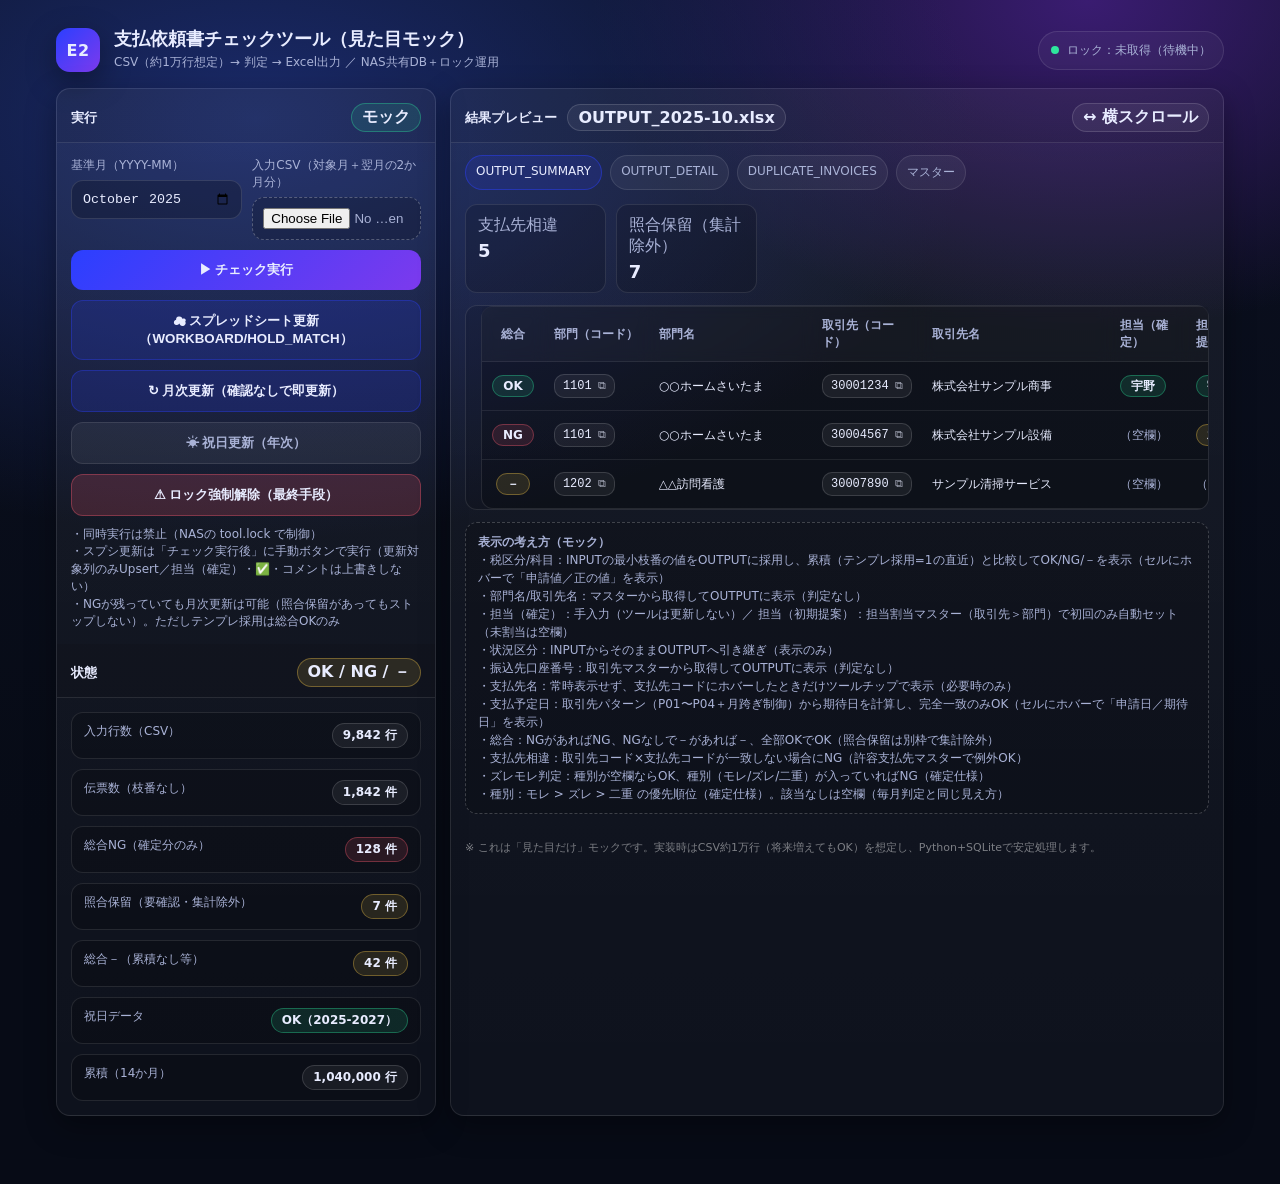
<file: ui_mock/ui_mockindex.html>
<!DOCTYPE html>
<!-- saved from url=(0213)file:///C:/Users/012835-uno/Downloads/%E6%94%AF%E6%89%95%E4%BE%9D%E9%A0%BC%E6%9B%B8%E3%83%81%E3%82%A7%E3%83%83%E3%82%AF%E3%83%84%E3%83%BC%E3%83%AB_ui%E3%83%A2%E3%83%83%E3%82%AF%EF%BC%88html_css%EF%BC%89%20(5).html -->
<html lang="ja"><head><meta http-equiv="Content-Type" content="text/html; charset=UTF-8">
  
  <meta name="viewport" content="width=device-width, initial-scale=1">
  <title>支払依頼書チェックツール（UIモック）</title>
  <style>
    :root{
      --bg:#0b1020;
      --panel:#111a33;
      --panel2:#0f1730;
      --text:#e8ecff;
      --muted:#a9b2d6;
      --line:rgba(255,255,255,.10);
      --ok:#2ee59d;
      --ng:#ff5c70;
      --dash:#f7c948;
      --btn:#2b3fff;
      --btn2:#1b2a6a;
      --shadow:0 10px 30px rgba(0,0,0,.35);
      --radius:14px;
    }

    *{box-sizing:border-box}
    body{
      margin:0;
      font-family: ui-sans-serif, system-ui, -apple-system, "Segoe UI", Roboto, "Helvetica Neue", Arial, "Noto Sans JP", "Hiragino Kaku Gothic ProN", "Yu Gothic", "Meiryo", sans-serif;
      color:var(--text);
      background: radial-gradient(1200px 700px at 20% 10%, #1a2a6a 0%, rgba(26,42,106,0) 60%),
                  radial-gradient(900px 600px at 85% 0%, #3a1c71 0%, rgba(58,28,113,0) 55%),
                  linear-gradient(180deg, var(--bg), #070b16 70%);
      min-height:100vh;
    }

    .app{
      max-width: 1200px;
      margin: 28px auto;
      padding: 0 16px 40px;
    }

    header{
      display:flex;
      align-items:center;
      justify-content:space-between;
      gap:16px;
      margin-bottom:16px;
    }

    .title{
      display:flex;
      align-items:flex-start;
      gap:14px;
    }

    .logo{
      width:44px;
      height:44px;
      border-radius:14px;
      background: linear-gradient(135deg, #2b3fff, #7c3aed);
      box-shadow: var(--shadow);
      display:grid;
      place-items:center;
      font-weight:800;
      letter-spacing:.5px;
    }

    h1{
      font-size: 18px;
      margin: 0;
      line-height:1.2;
    }

    .subtitle{
      margin-top:4px;
      font-size: 12px;
      color: var(--muted);
    }

    .pill{
      display:inline-flex;
      align-items:center;
      gap:8px;
      border:1px solid var(--line);
      background: rgba(255,255,255,.04);
      padding:10px 12px;
      border-radius:999px;
      color: var(--muted);
      font-size:12px;
      white-space:nowrap;
    }

    .dot{width:8px;height:8px;border-radius:99px;background:var(--ok)}

    .grid{
      display:grid;
      grid-template-columns: 380px 1fr;
      gap:14px;
    }

    @media (max-width: 980px){
      .grid{grid-template-columns: 1fr}
    }

    .card{
      background: linear-gradient(180deg, rgba(255,255,255,.06), rgba(255,255,255,.03));
      border:1px solid var(--line);
      border-radius: var(--radius);
      box-shadow: var(--shadow);
      overflow:hidden;
    }

    .card .hd{
      padding:14px 14px 10px;
      border-bottom:1px solid var(--line);
      display:flex;
      justify-content:space-between;
      align-items:center;
      gap:10px;
      background: rgba(0,0,0,.08);
    }

    .card .hd h2{
      font-size: 13px;
      margin:0;
      letter-spacing:.2px;
      color: var(--text);
    }

    .card .bd{
      padding: 14px;
    }

    .row{display:flex; gap:10px; flex-wrap:wrap}

    label{
      display:block;
      font-size:12px;
      color: var(--muted);
      margin-bottom:6px;
    }

    input[type="text"], input[type="month"], select{
      width:100%;
      padding:10px 10px;
      border-radius:12px;
      border:1px solid rgba(255,255,255,.12);
      background: rgba(0,0,0,.22);
      color: var(--text);
      outline: none;
    }

    input[type="file"]{
      width:100%;
      padding:10px 10px;
      border-radius:12px;
      border:1px dashed rgba(255,255,255,.25);
      background: rgba(0,0,0,.18);
      color: var(--muted);
    }

    .btns{display:grid; gap:10px}

    button{
      appearance:none;
      border:0;
      border-radius: 12px;
      padding: 11px 12px;
      font-weight: 650;
      color: var(--text);
      cursor:pointer;
      transition: transform .08s ease, filter .15s ease;
      display:flex;
      align-items:center;
      justify-content:center;
      gap:10px;
    }

    button:active{transform: translateY(1px)}

    .primary{background: linear-gradient(135deg, #2b3fff, #7c3aed)}
    .secondary{background: rgba(43,63,255,.18); border:1px solid rgba(43,63,255,.35)}
    .ghost{background: rgba(255,255,255,.06); border:1px solid rgba(255,255,255,.10); color:var(--muted)}
    .danger{background: rgba(255,92,112,.18); border:1px solid rgba(255,92,112,.35)}

    .hint{
      color: var(--muted);
      font-size: 12px;
      line-height:1.45;
      margin-top: 10px;
    }

    .status{
      display:grid;
      gap:10px;
    }

    .statusItem{
      display:flex;
      justify-content:space-between;
      gap:12px;
      padding:10px 12px;
      border-radius: 12px;
      border: 1px solid var(--line);
      background: rgba(0,0,0,.18);
      font-size: 12px;
      color: var(--muted);
    }

    .badge{
      font-weight:700;
      padding:3px 10px;
      border-radius:999px;
      border:1px solid rgba(255,255,255,.14);
      background: rgba(255,255,255,.06);
      color: var(--text);
      white-space:nowrap;
    }

    .badge.ok{border-color: rgba(46,229,157,.35); background: rgba(46,229,157,.12);}
    .badge.ng{border-color: rgba(255,92,112,.35); background: rgba(255,92,112,.12);}
    .badge.dash{border-color: rgba(247,201,72,.35); background: rgba(247,201,72,.12);}

    .tabs{
      display:flex;
      gap:8px;
      flex-wrap:wrap;
      padding: 12px 14px 0;
    }

    .tab{
      padding:8px 10px;
      border-radius: 999px;
      border:1px solid var(--line);
      background: rgba(255,255,255,.05);
      font-size: 12px;
      color: var(--muted);
    }

    .tab.active{
      color: var(--text);
      border-color: rgba(43,63,255,.45);
      background: rgba(43,63,255,.16);
    }

    .tableWrap{
      overflow-x: auto;
      overflow-y: auto;
      max-height: 520px;
      scrollbar-gutter: stable both-edges;
      border-radius: 12px;
      border:1px solid var(--line);
      background: rgba(0,0,0,.12);
      position: relative;
    }

    /* 横スクロールの存在を示す（右端に薄いフェード） */
    .tableWrap::after{
      content:"";
      position: sticky;
      right: 0;
      top: 0;
      display:block;
      width: 28px;
      height: 100%;
      pointer-events:none;
      background: linear-gradient(90deg, rgba(0,0,0,0), rgba(0,0,0,.35));
      float:right;
    }

    /* 右端列を固定して“見失い防止” */
    th.sticky-r, td.sticky-r{
      position: sticky;
      right: 0;
      z-index: 3;
      background: rgba(12,16,32,.92);
      backdrop-filter: blur(6px);
      border-left: 1px solid rgba(255,255,255,.10);
    }

    /* 種別の左（=ズレモレ判定） */
    th.sticky-r2, td.sticky-r2{
      position: sticky;
      right: 84px; /* 種別(約80px)+余白 */
      z-index: 4;
      background: rgba(12,16,32,.92);
      backdrop-filter: blur(6px);
      border-left: 1px solid rgba(255,255,255,.10);
    }

    /* さらに左（=総合） */
    th.sticky-r3, td.sticky-r3{
      position: sticky;
      right: 168px; /* 種別+ズレモレ判定 */
      z-index: 5;
      background: rgba(12,16,32,.92);
      backdrop-filter: blur(6px);
      border-left: 1px solid rgba(255,255,255,.10);
    }

    /* ヘッダー固定列はさらに前面 */
    th.sticky-r, th.sticky-r2, th.sticky-r3{ z-index: 7; }

    table{
      width:100%;
      min-width: 1720px;
      border-collapse: separate;
      border-spacing: 0;
      overflow:hidden;
      border:1px solid var(--line);
      border-radius: 12px;
      background: rgba(0,0,0,.18);
      font-size:12px;
    }

    th, td{
      padding:10px 10px;
      border-bottom:1px solid rgba(255,255,255,.08);
      vertical-align: middle;
    }

    th{
      text-align:left;
      color: var(--muted);
      background: rgba(255,255,255,.03);
      font-weight: 650;
      position: sticky;
      top:0;
      backdrop-filter: blur(6px);
    }

    tr:last-child td{border-bottom:0}

    .right{ text-align:right }
    .center{ text-align:center }
    .muted{ color: var(--muted) }

    .kpi{
      display:grid;
      grid-template-columns: repeat(5, 1fr);
      gap: 10px;
      margin-bottom: 12px;
    }
    @media (max-width: 980px){
      .kpi{grid-template-columns: repeat(2, 1fr)}
    }

    .kpiItem{
      border:1px solid var(--line);
      background: rgba(0,0,0,.16);
      border-radius: 12px;
      padding: 10px 12px;
    }
    .kpiItem .v{font-size:18px; font-weight:800; margin-top:4px}

    .split{
      display:grid;
      grid-template-columns: 1fr;
      gap: 12px;
    }

    .callout{
      border:1px dashed rgba(255,255,255,.20);
      background: rgba(0,0,0,.15);
      border-radius: 12px;
      padding: 10px 12px;
      color: var(--muted);
      font-size: 12px;
      line-height:1.5;
    }

    .tooltip{
      position:relative;
      display:inline-flex;
      align-items:center;
      gap:6px;
      cursor:help;
    }

    .tooltip::after{
      content: attr(data-tip);
      position:absolute;
      left: 0;
      bottom: calc(100% + 10px);
      min-width: 220px;
      max-width: 340px;
      padding: 10px 12px;
      border-radius: 12px;
      border: 1px solid rgba(255,255,255,.16);
      background: rgba(9,12,24,.96);
      color: var(--text);
      box-shadow: var(--shadow);
      opacity: 0;
      transform: translateY(4px);
      pointer-events:none;
      transition: opacity .12s ease, transform .12s ease;
      z-index: 10;
      white-space: normal;
      line-height: 1.45;
      font-size: 12px;
    }

    .tooltip::before{
      content: "";
      position:absolute;
      left: 14px;
      bottom: calc(100% + 2px);
      width: 10px;
      height: 10px;
      background: rgba(9,12,24,.96);
      border-left: 1px solid rgba(255,255,255,.16);
      border-top: 1px solid rgba(255,255,255,.16);
      transform: rotate(45deg);
      opacity: 0;
      transition: opacity .12s ease;
      z-index: 9;
    }

    .tooltip:hover::after,
    .tooltip:hover::before{
      opacity: 1;
      transform: translateY(0);
    }

    td.payee-alert{
      border-left: 3px solid rgba(255,92,112,.75);
      background: rgba(255,92,112,.08);
    }

    .ellipsis{
      display:inline-block;
      max-width: 100%;
      overflow:hidden;
      text-overflow: ellipsis;
      white-space: nowrap;
      vertical-align: bottom;
    }

    .ellipsis.dept{ max-width: 200px; }
    .ellipsis.vendor{ max-width: 240px; }
    .ellipsis.invoice{ max-width: 105px; }

    .copyable{
      display:inline-flex;
      align-items:center;
      gap:6px;
      font-family: ui-monospace, SFMono-Regular, Menlo, Monaco, Consolas, "Liberation Mono", "Courier New", monospace;
      font-size: 12px;
      padding: 4px 8px;
      border-radius: 10px;
      border: 1px solid rgba(255,255,255,.14);
      background: rgba(255,255,255,.06);
      color: var(--text);
      cursor: pointer;
      user-select: all;
      white-space: nowrap;
    }

    .copyable:hover{ border-color: rgba(43,63,255,.45); background: rgba(43,63,255,.14); }

    .copyIcon{ opacity:.7; font-size: 11px; }

    .toast{
      position: fixed;
      left: 50%;
      bottom: 18px;
      transform: translateX(-50%);
      padding: 10px 12px;
      border-radius: 999px;
      border: 1px solid rgba(255,255,255,.16);
      background: rgba(9,12,24,.92);
      color: var(--text);
      box-shadow: var(--shadow);
      font-size: 12px;
      opacity: 0;
      pointer-events: none;
      transition: opacity .18s ease, transform .18s ease;
      z-index: 50;
    }
    .toast.show{ opacity: 1; transform: translateX(-50%) translateY(-4px); }

    .footer{
      margin-top: 14px;
      color: rgba(255,255,255,.45);
      font-size: 11px;
    }
  </style>
</head>
<body>
  <div class="app">
    <header>
      <div class="title">
        <div class="logo">E2</div>
        <div>
          <h1>支払依頼書チェックツール（見た目モック）</h1>
          <div class="subtitle">CSV（約1万行想定）→ 判定 → Excel出力 ／ NAS共有DB＋ロック運用</div>
        </div>
      </div>
      <div class="pill"><span class="dot"></span> ロック：未取得（待機中）</div>
    </header>

    <div class="grid">
      <!-- Left panel -->
      <section class="card">
        <div class="hd">
          <h2>実行</h2>
          <span class="badge ok">モック</span>
        </div>
        <div class="bd">
          <div class="row" style="margin-bottom:10px">
            <div style="flex:1">
              <label>基準月（YYYY-MM）</label>
              <input type="month" value="2025-10">
            </div>
            <div style="flex:1">
              <label>入力CSV（対象月＋翌月の2か月分）</label>
              <input type="file">
            </div>
          </div>

          <div class="btns">
            <button class="primary">▶ チェック実行</button>
            <button class="secondary">☁ スプレッドシート更新（WORKBOARD/HOLD_MATCH）</button>
            <button class="secondary">↻ 月次更新（確認なしで即更新）</button>
            <button class="ghost">☀ 祝日更新（年次）</button>
            <button class="danger">⚠ ロック強制解除（最終手段）</button>
          </div>

          <div class="hint">
            ・同時実行は禁止（NASの <span class="muted">tool.lock</span> で制御）<br>
            ・スプシ更新は「チェック実行後」に手動ボタンで実行（更新対象列のみUpsert／担当（確定）・✅・コメントは上書きしない）<br>
            ・NGが残っていても月次更新は可能（照合保留があってもストップしない）。ただしテンプレ採用は総合OKのみ
          </div>
        </div>

        <div class="hd">
          <h2>状態</h2>
          <span class="badge dash">OK / NG / －</span>
        </div>
        <div class="bd status">
          <div class="statusItem">
            <span>入力行数（CSV）</span>
            <span class="badge">9,842 行</span>
          </div>
          <div class="statusItem">
            <span>伝票数（枝番なし）</span>
            <span class="badge">1,842 件</span>
          </div>
          <div class="statusItem">
            <span>総合NG（確定分のみ）</span>
            <span class="badge ng">128 件</span>
          </div>
          <div class="statusItem">
            <span>照合保留（要確認・集計除外）</span>
            <span class="badge dash">7 件</span>
          </div>
          <div class="statusItem">
            <span>総合－（累積なし等）</span>
            <span class="badge dash">42 件</span>
          </div>
          <div class="statusItem">
            <span>祝日データ</span>
            <span class="badge ok">OK（2025-2027）</span>
          </div>
          <div class="statusItem">
            <span>累積（14か月）</span>
            <span class="badge">1,040,000 行</span>
          </div>
        </div>
      </section>

      <!-- Right panel -->
      <section class="card">
        <div class="hd">
          <h2>結果プレビュー</h2>
          <span class="badge">OUTPUT_2025-10.xlsx</span>
          <span class="badge" style="margin-left:auto; background: rgba(255,255,255,.06);">↔ 横スクロール</span>
        </div>

        <div class="tabs">
          <div class="tab active">OUTPUT_SUMMARY</div>
          <div class="tab">OUTPUT_DETAIL</div>
          <div class="tab">DUPLICATE_INVOICES</div>
          <div class="tab">マスター</div>
        </div>

        <div class="bd">
          <div class="kpi"><div class="kpiItem">
              <div class="muted">支払先相違</div>
              <div class="v">5</div>
            </div>
            <div class="kpiItem">
              <div class="muted">照合保留（集計除外）</div>
              <div class="v">7</div>
            </div>
          </div>

          <div class="split">
            <div class="tableWrap">
            <table>
              <thead>
                <tr>
                  <th class="center" style="width:60px">総合</th>
                  <th style="width:140px">部門（コード）</th>
                  <th style="width:220px">部門名</th>
                  <th style="width:110px">取引先（コード）</th>
                  <th style="width:260px">取引先名</th>
                  <th style="width:90px">担当（確定）</th>
                  <th style="width:110px">担当（初期提案）</th>
                  <th style="width:110px">伝票番号</th>
                  <th style="width:90px">取引日付</th>
                  <th style="width:90px">支払先</th>
                  <th style="width:86px">支払先相違</th>
                  <th style="width:150px">振込先口座番号</th>
                  <th style="width:90px">状況区分</th>
                  <th class="right" style="width:120px">支払金額</th>
                  <th style="width:70px">予定日</th>
                  <th style="width:70px">税</th>
                  <th style="width:70px">科目</th>
                  <th class="sticky-r2" style="width:84px">ズレモレ判定</th>
                  <th class="sticky-r" style="width:80px">種別</th>
                </tr>
              </thead>
              <tbody>
                <tr>
                  <td class="center"><span class="badge ok">OK</span></td>
                  <td><span class="copyable" data-copy="1101" title="クリックでコピー">1101 <span class="copyIcon">⧉</span></span></td>
                  <td><span class="ellipsis dept tooltip" data-tip="部門名：○○ホームさいたま">○○ホームさいたま</span></td>
                  <td><span class="copyable" data-copy="30001234" title="クリックでコピー">30001234 <span class="copyIcon">⧉</span></span></td>
                  <td><span class="ellipsis vendor tooltip" data-tip="取引先名：株式会社サンプル商事">株式会社サンプル商事</span></td>
                  <td><span class="badge ok">宇野</span></td>
                  <td><span class="badge ok">宇野</span></td>
                  <td><span class="ellipsis invoice tooltip" data-tip="伝票番号：PI2511001811">PI2511001811</span></td>
                  <td>2025-10-15</td>
                  <td><span class="copyable" data-copy="30001234" title="クリックでコピー">30001234 <span class="copyIcon">⧉</span></span></td>
                  <td><span class="badge ok">OK</span></td>
                  <td>1 0000003 / 1</td>
                  <td>通常</td>
                  <td class="right">¥ 52,000</td>
                  <td><span class="tooltip" data-tip="支払予定日（申請）：2025-11-28
支払予定日（期待）：2025-11-28（完全一致→OK）"><span class="badge ok">OK</span></span></td>
                  <td><span class="tooltip" data-tip="税区分（申請）：課税10%
税区分（正）：課税10%（一致→OK）"><span class="badge ok">OK</span></span></td>
                  <td><span class="tooltip" data-tip="科目（申請）：消耗品費
科目（正）：消耗品費（一致→OK）"><span class="badge ok">OK</span></span></td>
                  <td class="sticky-r2"><span class="badge ok">OK</span></td>
                  <td class="sticky-r muted"></td>
                </tr>
                <tr>
                  <td class="center"><span class="badge ng">NG</span></td>
                  <td><span class="copyable" data-copy="1101" title="クリックでコピー">1101 <span class="copyIcon">⧉</span></span></td>
                  <td><span class="ellipsis dept tooltip" data-tip="部門名：○○ホームさいたま">○○ホームさいたま</span></td>
                  <td><span class="copyable" data-copy="30004567" title="クリックでコピー">30004567 <span class="copyIcon">⧉</span></span></td>
                  <td><span class="ellipsis vendor tooltip" data-tip="取引先名：株式会社サンプル設備">株式会社サンプル設備</span></td>
                  <td class="muted">（空欄）</td>
                  <td><span class="badge dash">木島</span></td>
                  <td><span class="ellipsis invoice tooltip" data-tip="伝票番号：PI2511002190">PI2511002190</span></td>
                  <td>2025-10-31</td>
                  <td><span class="copyable tooltip" data-copy="30004567" data-tip="支払先名：株式会社サンプル設備（必要時のみ表示）" title="クリックでコピー">30004567 <span class="copyIcon">⧉</span></span></td>
                  <td><span class="badge ok">OK</span></td>
                  <td>1 0000003 / 1</td>
                  <td>通常</td>
                  <td class="right">¥ 210,000</td>
                  <td><span class="tooltip" data-tip="支払予定日（申請）：2025-12-02
支払予定日（期待）：2025-11-28（完全一致のみOK）"><span class="badge ng">NG</span></span></td>
                  <td><span class="tooltip" data-tip="税区分（申請）：課税10%
税区分（正）：課税10%（一致→OK）"><span class="badge ok">OK</span></span></td>
                  <td><span class="tooltip" data-tip="科目（申請）：修繕費
科目（正）：水道光熱費（不一致→NG）"><span class="badge ng">NG</span></span></td>
                  <td class="sticky-r2"><span class="badge ng">NG</span></td>
                  <td class="sticky-r">ズレ</td>
                </tr>
                <tr>
                  <td class="center"><span class="badge dash">－</span></td>
                  <td><span class="copyable" data-copy="1202" title="クリックでコピー">1202 <span class="copyIcon">⧉</span></span></td>
                  <td><span class="ellipsis dept tooltip" data-tip="部門名：△△訪問看護">△△訪問看護</span></td>
                  <td><span class="copyable" data-copy="30007890" title="クリックでコピー">30007890 <span class="copyIcon">⧉</span></span></td>
                  <td><span class="ellipsis vendor tooltip" data-tip="取引先名：サンプル清掃サービス">サンプル清掃サービス</span></td>
                  <td class="muted">（空欄）</td>
                  <td class="muted">（空欄）</td>
                  <td><span class="ellipsis invoice tooltip" data-tip="伝票番号：PI2511003055">PI2511003055</span></td>
                  <td>2025-10-05</td>
                  <td class="payee-alert"><span class="copyable tooltip" data-copy="30001234" data-tip="支払先名：株式会社サンプル商事（許容支払先の確認用）" title="クリックでコピー">30001234 <span class="copyIcon">⧉</span></span></td>
                  <td><span class="badge ng">NG</span></td>
                  <td>1 0000003 / 1</td>
                  <td>至急</td>
                  <td class="right">¥ 18,500</td>
                  <td><span class="tooltip" data-tip="支払予定日（申請）：2025-11-27
支払予定日（期待）：2025-11-27（休日・月跨ぎ設定反映）"><span class="badge ok">OK</span></span></td>
                  <td><span class="tooltip" data-tip="税区分（申請）：（空欄）
税区分（正）：（累積なし→－）"><span class="badge dash">－</span></span></td>
                  <td><span class="tooltip" data-tip="科目（申請）：（空欄）
科目（正）：（累積なし→－）"><span class="badge dash">－</span></span></td>
                  <td class="sticky-r2"><span class="badge ok">OK</span></td>
                  <td class="sticky-r muted"></td>
                </tr>
              </tbody>
            </table>
            </div>

            <div class="callout">
              <b>表示の考え方（モック）</b><br>
              ・税区分/科目：INPUTの最小枝番の値をOUTPUTに採用し、累積（テンプレ採用=1の直近）と比較してOK/NG/－を表示（セルにホバーで「申請値／正の値」を表示）<br>
              ・部門名/取引先名：マスターから取得してOUTPUTに表示（判定なし）<br>
              ・担当（確定）：手入力（ツールは更新しない）／ 担当（初期提案）：担当割当マスター（取引先＞部門）で初回のみ自動セット（未割当は空欄）<br>
              ・状況区分：INPUTからそのままOUTPUTへ引き継ぎ（表示のみ）<br>
              ・振込先口座番号：取引先マスターから取得してOUTPUTに表示（判定なし）<br>
              ・支払先名：常時表示せず、支払先コードにホバーしたときだけツールチップで表示（必要時のみ）<br>
              ・支払予定日：取引先パターン（P01〜P04＋月跨ぎ制御）から期待日を計算し、完全一致のみOK（セルにホバーで「申請日／期待日」を表示）<br>
              ・総合：NGがあればNG、NGなしで－があれば－、全部OKでOK（照合保留は別枠で集計除外）<br>
              ・支払先相違：取引先コード×支払先コードが一致しない場合にNG（許容支払先マスターで例外OK）<br>
              ・ズレモレ判定：種別が空欄ならOK、種別（モレ/ズレ/二重）が入っていればNG（確定仕様）<br>
              ・種別：モレ &gt; ズレ &gt; 二重 の優先順位（確定仕様）。該当なしは空欄（毎月判定と同じ見え方）
            </div>

            <div class="footer">※ これは「見た目だけ」モックです。実装時はCSV約1万行（将来増えてもOK）を想定し、Python+SQLiteで安定処理します。</div>
          </div>
        </div>
      </section>
    </div>
  </div>
  <div id="toast" class="toast">コピーしました</div>
  <script>
    (function(){
      const toast = document.getElementById('toast');
      let t;
      function showToast(msg){
        toast.textContent = msg;
        toast.classList.add('show');
        clearTimeout(t);
        t = setTimeout(()=>toast.classList.remove('show'), 900);
      }
      async function copy(text){
        try{
          await navigator.clipboard.writeText(text);
          showToast(`コピーしました：${text}`);
        }catch(e){
          // フォールバック（選択しやすいようにするだけ）
          showToast('コピー権限がないため選択してコピーしてください');
        }
      }
      document.addEventListener('click', (ev)=>{
        const el = ev.target.closest('.copyable');
        if(!el) return;
        const text = el.getAttribute('data-copy') || el.textContent.trim();
        copy(text);
      });
    })();
  </script>


</body></html>
</file>
